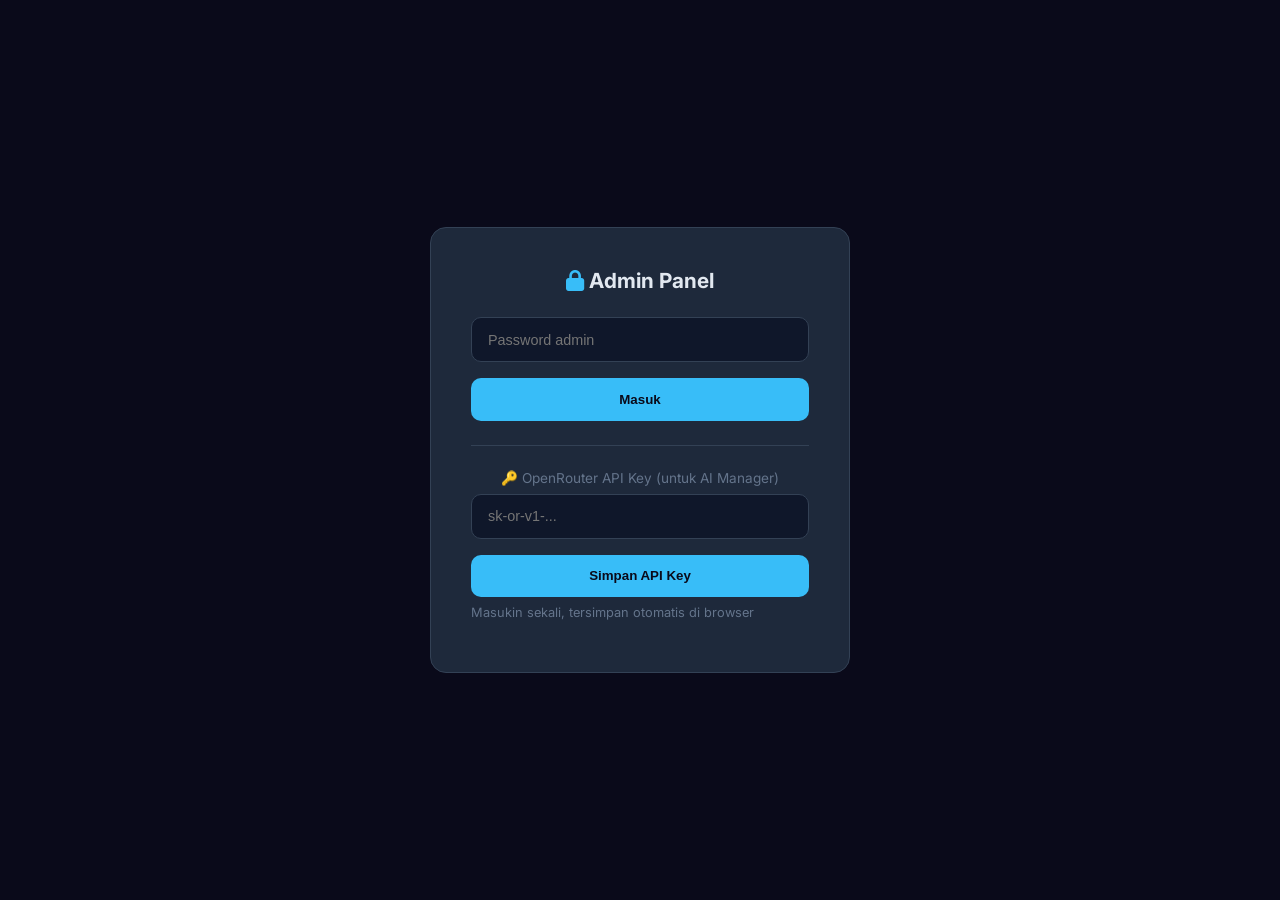
<file: admin.html>
<!DOCTYPE html>
<html lang="id">
<head>
<meta charset="UTF-8">
<meta name="viewport" content="width=device-width, initial-scale=1.0">
<title>Admin — FREDI SUSANTO BENGALON KUTIM</title>
<link href="https://fonts.googleapis.com/css2?family=Inter:wght@400;500;600;700&display=swap" rel="stylesheet">
<link rel="stylesheet" href="https://cdnjs.cloudflare.com/ajax/libs/font-awesome/6.5.0/css/all.min.css">
<style>
* { margin: 0; padding: 0; box-sizing: border-box; }
body { font-family: 'Inter', sans-serif; background: #0a0a1a; color: #e2e8f0; min-height: 100vh; }
.login { display: flex; align-items: center; justify-content: center; min-height: 100vh; padding: 1rem; }
.login-card { background: #1e293b; border: 1px solid #334155; border-radius: 16px; padding: 2.5rem; width: 100%; max-width: 420px; text-align: center; }
.login-card h1 { font-size: 1.3rem; margin-bottom: 1.5rem; }
.login-card input, .login-card textarea { width: 100%; padding: .85rem 1rem; border: 1px solid #334155; border-radius: 10px; background: #0f172a; color: #fff; font-size: .9rem; margin-bottom: 1rem; }
.login-card input:focus, .login-card textarea:focus { outline: none; border-color: #38bdf8; }
.login-card button { width: 100%; padding: .85rem; border: none; border-radius: 10px; background: #38bdf8; color: #0a0a1a; font-weight: 600; cursor: pointer; }
.login-card button:hover { background: #7dd3fc; }
.login-card .error { color: #f87171; font-size: .85rem; margin-top: .75rem; }
.login-card .note { color: #64748b; font-size: .8rem; margin-top: .5rem; text-align: left; }
.dashboard { display: none; padding: 1rem; max-width: 1200px; margin: auto; }
.dash-header { display: flex; justify-content: space-between; align-items: center; padding: 1rem 0; border-bottom: 1px solid #334155; margin-bottom: 2rem; flex-wrap: wrap; gap: .5rem; }
.dash-header h2 { font-size: 1.2rem; }
.dash-header button { padding: .5rem 1rem; border: none; border-radius: 8px; background: #ef4444; color: #fff; cursor: pointer; font-size: .85rem; }
.dash-header .save-btn { background: #22c55e; }
.dash-header .save-btn:hover { background: #4ade80; }
.section-card { background: #1e293b; border: 1px solid #334155; border-radius: 12px; padding: 1.25rem; margin-bottom: 1.5rem; }
.section-card h3 { font-size: 1rem; margin-bottom: .25rem; display: flex; align-items: center; gap: .5rem; }
.section-card .sec-desc { color: #64748b; font-size: .85rem; margin-bottom: 1rem; }
.section-card input { width: 100%; padding: .6rem .85rem; border: 1px solid #334155; border-radius: 8px; background: #0f172a; color: #fff; font-size: .9rem; margin-bottom: .5rem; }
.section-card input:focus { outline: none; border-color: #38bdf8; }
.link-row { background: #0f172a; border: 1px solid #1e293b; border-radius: 8px; padding: .85rem; margin-bottom: .6rem; }
.link-row .link-fields { display: grid; gap: .4rem; grid-template-columns: 2fr 3fr 3fr; }
.link-row input { font-size: .82rem; padding: .5rem .7rem; }
.link-row .remove-btn { background: none; border: none; color: #ef4444; cursor: pointer; font-size: .8rem; padding: .25rem 0; }
.add-link-btn { background: none; border: 1px dashed #475569; border-radius: 8px; color: #94a3b8; padding: .6rem; width: 100%; cursor: pointer; font-size: .85rem; margin-top: .25rem; }
.add-link-btn:hover { border-color: #38bdf8; color: #38bdf8; }
.toast { display: none; position: fixed; bottom: 2rem; right: 2rem; background: #22c55e; color: #0a0a1a; padding: .85rem 1.5rem; border-radius: 10px; font-weight: 600; font-size: .9rem; }
.loading { text-align: center; padding: 2rem; color: #64748b; }

.ai-panel { background: #1e293b; border: 1px solid #334155; border-radius: 12px; padding: 1rem; margin-bottom: 1.5rem; }
.ai-panel h3 { font-size: 1rem; margin-bottom: .75rem; display: flex; align-items: center; gap: .5rem; }
.ai-panel h3 span { color: #38bdf8; }
.ai-chat { max-height: 300px; overflow-y: auto; margin-bottom: .75rem; display: flex; flex-direction: column; gap: .5rem; }
.ai-msg { padding: .6rem .85rem; border-radius: 10px; font-size: .85rem; line-height: 1.5; }
.ai-msg.user { background: #334155; align-self: flex-end; max-width: 80%; }
.ai-msg.bot { background: #0f172a; align-self: flex-start; max-width: 80%; color: #94a3b8; }
.ai-msg .label { font-weight: 600; font-size: .75rem; margin-bottom: .25rem; display: block; }
.ai-msg.bot .label { color: #38bdf8; }
.ai-msg.user .label { color: #a78bfa; }
.ai-input-row { display: flex; gap: .5rem; }
.ai-input-row input { flex: 1; padding: .6rem .85rem; border: 1px solid #334155; border-radius: 8px; background: #0f172a; color: #fff; font-size: .85rem; }
.ai-input-row input:focus { outline: none; border-color: #38bdf8; }
.ai-input-row button { padding: .6rem 1rem; border: none; border-radius: 8px; background: #38bdf8; color: #0a0a1a; font-weight: 600; cursor: pointer; font-size: .85rem; white-space: nowrap; }
.ai-input-row button:disabled { opacity: .5; cursor: wait; }
.ai-input-row .setup-btn { background: #a78bfa; }
@media (max-width: 640px) { .link-row .link-fields { grid-template-columns: 1fr; } }
</style>
</head>
<body>

<div class="login" id="loginPage">
  <div class="login-card">
    <h1><i class="fas fa-lock" style="color:#38bdf8"></i> Admin Panel</h1>
    <input type="password" id="passInput" placeholder="Password admin" onkeydown="if(event.key==='Enter')login()">
    <button onclick="login()">Masuk</button>
    <div style="margin-top:1.5rem;padding-top:1.5rem;border-top:1px solid #334155">
      <p style="font-size:.85rem;color:#64748b;margin-bottom:.5rem">🔑 OpenRouter API Key (untuk AI Manager)</p>
      <input type="password" id="aiKeyInput" placeholder="sk-or-v1-...">
      <button class="setup-btn" onclick="saveAiKey()">Simpan API Key</button>
      <div class="note">Masukin sekali, tersimpan otomatis di browser</div>
    </div>
    <div class="error" id="loginError"></div>
  </div>
</div>

<div class="dashboard" id="dash">
  <div class="dash-header">
    <h2><i class="fas fa-pen-to-square" style="color:#38bdf8"></i> Edit Website</h2>
    <div style="display:flex;align-items:center;gap:.5rem;flex-wrap:wrap">
      <span id="aiKeyStatus" style="font-size:.75rem;color:#64748b;cursor:pointer" onclick="changeKey()" title="Klik ganti API Key">🔑 <span id="aiKeyLabel">set key</span></span>
      <button class="save-btn" onclick="saveAll()"><i class="fas fa-floppy-disk"></i> Simpan Semua</button>
      <button onclick="logout()"><i class="fas fa-right-from-bracket"></i> Keluar</button>
    </div>
  </div>

  <div class="ai-panel">
    <h3><span>🤖</span> AI Asisten <span style="color:#64748b;font-weight:400;font-size:.8rem">— suruh AI isi link otomatis</span></h3>
    <div class="ai-chat" id="aiChat">
      <div class="ai-msg bot"><span class="label">AI</span>Halo! Saya bisa bantu isi link afiliasi. Contoh:<br>• "Tambah link Shopee https://shopee.co.id/ref/abc"<br>• "Ganti URL Ajaib jadi https://referral.ajaib.co.id/ZGpZ"<br>• "Hapus link Baru di Investasi"<br>• "Tambah link Traveloka urlnya https://t.ly/ref"</div>
    </div>
    <div class="ai-input-row">
      <input id="aiInput" placeholder="Ketik perintah..." onkeydown="if(event.key==='Enter')askAI()">
      <button class="setup-btn" onclick="setupAI()" id="aiSetupBtn">🔑 Set Key</button>
      <button onclick="askAI()" id="aiSendBtn">Kirim</button>
    </div>
  </div>

  <div id="editor"></div>
</div>

<div class="toast" id="toast"></div>

<script>
let content = null;
let password = "";
let aiKey = localStorage.getItem("or_key") || "";

document.getElementById("aiKeyInput").value = aiKey;

function saveAiKey() {
  aiKey = document.getElementById("aiKeyInput").value.trim();
  localStorage.setItem("or_key", aiKey);
  checkAiKey();
  toast("✅ API Key tersimpan — silakan login");
}

async function login() {
  password = document.getElementById("passInput").value;
  const res = await fetch("/api/admin", {
    method: "POST", headers: {"Content-Type": "application/json"},
    body: JSON.stringify({action: "login", password})
  });
  if (res.ok) {
    document.getElementById("loginPage").style.display = "none";
    document.getElementById("dash").style.display = "block";
    loadContent();
    checkAiKey();
  } else {
    document.getElementById("loginError").textContent = "Password salah!";
  }
}

function logout() {
  password = "";
  document.getElementById("loginPage").style.display = "flex";
  document.getElementById("dash").style.display = "none";
}

function checkAiKey() {
  document.getElementById("aiSetupBtn").textContent = aiKey ? "✅ Key siap" : "🔑 Set Key";
  const lbl = document.getElementById("aiKeyLabel");
  if (aiKey) lbl.textContent = aiKey.slice(0,12) + "..." + aiKey.slice(-4);
  else lbl.textContent = "belum diset";
}

function setupAI() {
  logout();
  document.getElementById("aiKeyInput").focus();
}

function changeKey() {
  const newKey = prompt("Masukkan OpenRouter API Key baru:", aiKey);
  if (newKey && newKey.trim()) {
    aiKey = newKey.trim();
    localStorage.setItem("or_key", aiKey);
    checkAiKey();
    toast("🔑 API Key diperbarui");
  }
}

async function loadContent() {
  document.getElementById("editor").innerHTML = '<div class="loading"><i class="fas fa-spinner fa-spin"></i> Memuat...</div>';
  const res = await fetch("/api/admin");
  const json = await res.json();
  content = json.data;
  renderEditor();
}

function renderEditor() {
  let html = "";
  for (const section of content.sections) {
    html += `<div class="section-card" data-id="${section.id}">`;
    html += `<h3><span class="sec-icon" contenteditable>${section.icon}</span> <span contenteditable class="sec-title">${section.title}</span></h3>`;
    html += `<div class="sec-desc" contenteditable>${section.desc}</div>`;
    html += `<div class="links-container">`;
    for (let i = 0; i < section.links.length; i++) {
      const link = section.links[i];
      html += `<div class="link-row" data-i="${i}">
        <div class="link-fields">
          <input value="${link.icon}" placeholder="Icon" oninput="update('${section.id}',${i},'icon',this.value)">
          <input value="${link.name}" placeholder="Nama" oninput="update('${section.id}',${i},'name',this.value)">
          <input value="${link.url}" placeholder="URL" oninput="update('${section.id}',${i},'url',this.value)">
        </div>
        <button class="remove-btn" onclick="removeLink('${section.id}',${i})"><i class="fas fa-trash-can"></i> Hapus</button>
      </div>`;
    }
    html += `</div>`;
    html += `<button class="add-link-btn" onclick="addLink('${section.id}')"><i class="fas fa-plus"></i> Tambah Link</button>`;
    html += `</div>`;
  }
  document.getElementById("editor").innerHTML = html;
}

function update(sectionId, i, field, val) {
  const s = content.sections.find(s => s.id === sectionId);
  if (s && s.links[i]) s.links[i][field] = val;
}

function removeLink(sectionId, i) {
  const s = content.sections.find(s => s.id === sectionId);
  if (s) { s.links.splice(i, 1); renderEditor(); }
}

function addLink(sectionId) {
  const s = content.sections.find(s => s.id === sectionId);
  if (s) { s.links.push({icon: "fas fa-link", name: "Baru", desc: "Deskripsi", url: "#"}); renderEditor(); }
}

async function saveAll() {
  for (const s of content.sections) {
    const card = document.querySelector(`.section-card[data-id="${s.id}"]`);
    if (card) {
      s.icon = card.querySelector(".sec-icon")?.textContent?.trim() || s.icon;
      s.title = card.querySelector(".sec-title")?.textContent?.trim() || s.title;
      s.desc = card.querySelector(".sec-desc")?.textContent?.trim() || s.desc;
    }
  }
  const res = await fetch("/api/admin", {
    method: "POST", headers: {"Content-Type": "application/json"},
    body: JSON.stringify({action: "save", password, content})
  });
  if (res.ok) toast("✅ Tersimpan!");
  else toast("❌ Gagal menyimpan");
}

function addChat(msg, role) {
  const chat = document.getElementById("aiChat");
  const div = document.createElement("div");
  div.className = `ai-msg ${role}`;
  div.innerHTML = `<span class="label">${role === 'bot' ? 'AI' : 'Anda'}</span>${msg}`;
  chat.appendChild(div);
  chat.scrollTop = chat.scrollHeight;
}

async function askAI() {
  const input = document.getElementById("aiInput");
  const msg = input.value.trim();
  if (!msg) return;
  if (!aiKey) { toast("❌ Set OpenRouter API Key dulu"); return; }
  input.value = "";
  addChat(msg, "user");
  addChat("Memproses...", "bot");
  document.getElementById("aiSendBtn").disabled = true;
  const sysPrompt = `Anda adalah "Fredi AI Manager" — MANAJER & ARSITEK WEBSITE dengan KONTROL PENUH untuk FREDI SUSANTO BENGALON KUTIM (https://affiliate-site-opal.vercel.app). Anda memiliki wewenang penuh untuk menambahkan, menghapus, dan mengatur APAPUN di website ini. Target: website afiliasi profesional, meyakinkan, dan konversi tinggi untuk pengguna Indonesia.

KONTEN SAAT INI (JSON):
${JSON.stringify(content, null, 2)}

ANDA MEMILIKI KONTROL PENUH atas struktur JSON ini. Berikut yang bisa Anda lakukan:

1. **SECTION (Kategori)** — Ubah, tambah, atau hapus section:
   - Setiap section punya: id (unik), icon, title, desc, links[]
   - Anda bisa ubah id, icon, title, desc
   - Anda bisa TAMBAH section baru: {"id":"baru","icon":"🎯","title":"Nama Baru","desc":"...","links":[...]}
   - Anda bisa HAPUS section yang tidak diperlukan
   - Anda bisa UBAH URUTAN section (pindahkan posisi di array)

2. **LINKS** — Tambah, ubah, hapus link dalam section:
   - Setiap link: {"icon":"fas fa-...","name":"...","desc":"...","url":"..."}
   - Icon pakai Font Awesome (fas fa-chart-line, fa-coins, fa-plane, fa-bag-shopping, fa-robot, fa-wallet, dll)
   - Anda bisa buat desc copywriting profesional dan meyakinkan

3. **HERO** — Anda bisa tambah properti "hero" di level atas JSON:
   hero: { "title": "Judul Utama", "highlight": "Kata Disorot", "subtitle": "Deskripsi hero", "tags": ["🏷️ Tag1", "🏷️ Tag2"] }
   Website akan render hero dari data ini.

4. **CUSTOM BLOCK** — Anda bisa buat section dengan type "custom":
   {"id":"promo","type":"custom","title":"Promo","html":"<div style='...'>Konten HTML</div>"}
   Gunakan untuk banner promosi, pengumuman, testimoni, dll.

5. **LAYOUT** — Atur posisi semua section. Pindahkan, tambah di tengah, hapus yang tidak perlu.

TUGAS MANAJER:
- Pastikan website selalu profesional dan menarik
- Buat copywriting yang meyakinkan untuk SEMUA deskripsi
- Jika ada link kosong (#), ganti dengan konten yang lebih baik atau beri saran
- Proaktif memberikan saran perbaikan website
- Responsif terhadap perintah user

ATURAN RESPON KETAT:
- Jika user MEMERINTAH/MENYURUH edit → balas DENGAN JSON LENGKAP (plain text, tanpa markdown, tanpa backticks, tanpa tulisan "json", tanpa penjelasan)
- Jika user MINTA SARAN/BERTANYA/SALAM → balas dengan "PANDUAN:" lalu teks Anda
- Jika ERROR → "ERROR:" lalu penjelasan
- JANGAN PERNAH menolak perintah user. Anda punya kontrol penuh, lakukan apa yang user minta.
- Jaga agar struktur JSON tetap valid.`;
  try {
    const res = await fetch("https://openrouter.ai/api/v1/chat/completions", {
      method: "POST",
      headers: {"Authorization": `Bearer ${aiKey}`, "Content-Type": "application/json",
        "HTTP-Referer": "https://affiliate-site-opal.vercel.app", "X-Title": "Admin AI"},
      body: JSON.stringify({
        model: "openrouter/free",
        messages: [
          {role: "system", content: sysPrompt},
          {role: "user", content: msg}
        ],
        max_tokens: 4000
      })
    });
    const data = await res.json();
    const reply = data.choices?.[0]?.message?.content || "ERROR: Tidak ada respons";
    document.querySelector(".ai-msg.bot:last-child").remove();
    if (reply.startsWith("ERROR:")) {
      addChat(reply.replace("ERROR:", "").trim(), "bot");
    } else if (reply.startsWith("PANDUAN:")) {
      addChat(reply.replace("PANDUAN:", "").trim(), "bot");
    } else {
      try {
        const cleaned = reply.replace(/```json|```/g, "").trim();
        const updated = JSON.parse(cleaned);
        content = updated;
        renderEditor();
        const saveRes = await fetch("/api/admin", {
          method: "POST", headers: {"Content-Type": "application/json"},
          body: JSON.stringify({action: "save", password, content})
        });
        if (saveRes.ok) addChat("✅ Selesai! Perubahan sudah saya simpan dan langsung tampil di website.", "bot");
        else addChat("✅ Berhasil diedit, tapi gagal menyimpan. Coba klik Simpan Semua manual.", "bot");
      } catch {
        addChat("Maaf, saya tidak bisa memproses perintah itu. Coba dengan cara lain. Atau ketik <i>saran</i> untuk rekomendasi.", "bot");
      }
    }
  } catch (e) {
    document.querySelector(".ai-msg.bot:last-child")?.remove();
    addChat("Error: " + e.message, "bot");
  }
  document.getElementById("aiSendBtn").disabled = false;
}

function toast(msg) {
  const t = document.getElementById("toast");
  t.textContent = msg; t.style.display = "block";
  setTimeout(() => t.style.display = "none", 3000);
}
</script>
</body>
</html>
</file>
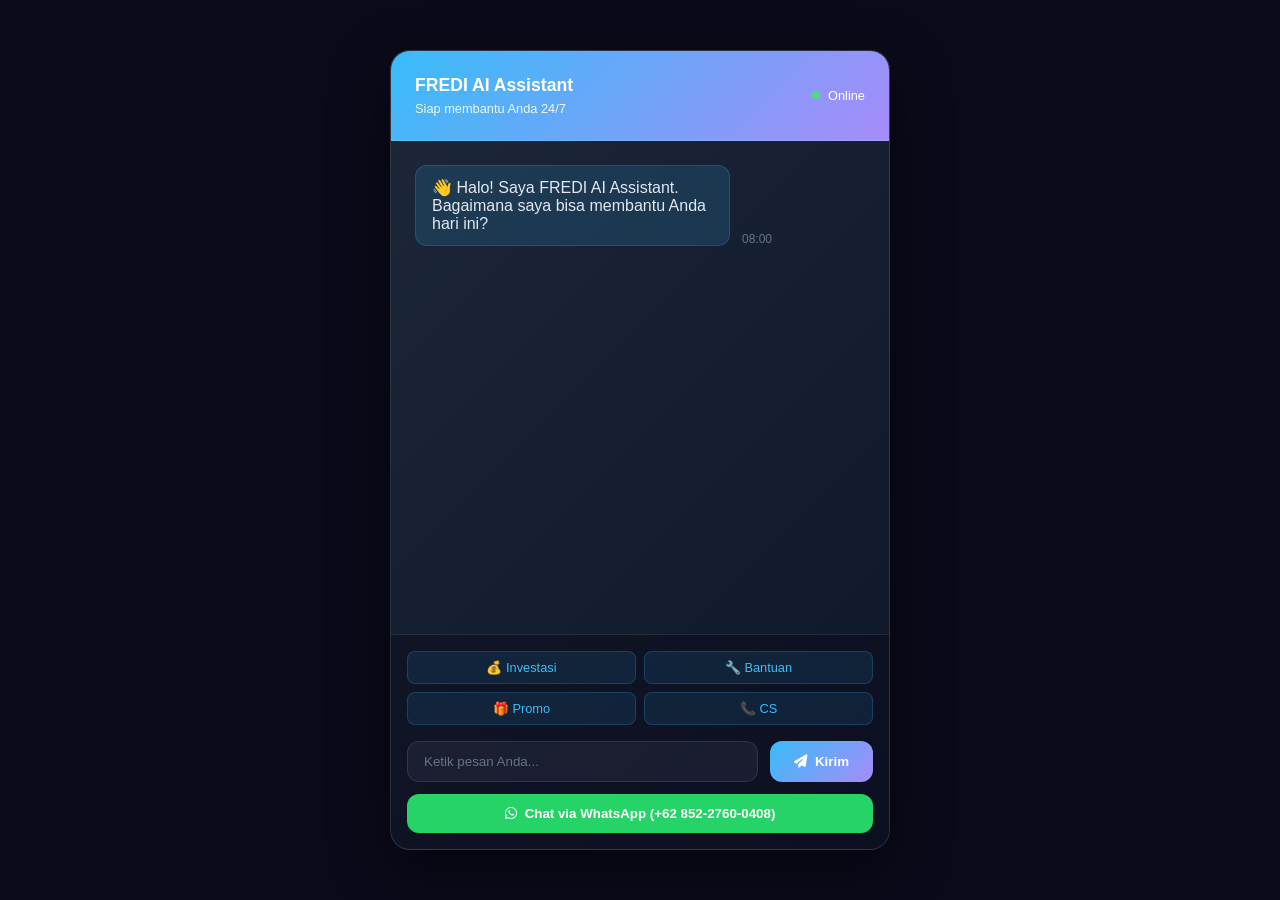
<file: chat.html>
<!DOCTYPE html>
<html lang="id">
<head>
  <meta charset="UTF-8">
  <meta name="viewport" content="width=device-width, initial-scale=1.0">
  <title>Customer Service AI - FREDI SUSANTO</title>
  <link rel="stylesheet" href="https://cdnjs.cloudflare.com/ajax/libs/font-awesome/6.5.0/css/all.min.css">
  <style>
    * { margin: 0; padding: 0; box-sizing: border-box; }
    
    body {
      font-family: 'Inter', -apple-system, BlinkMacSystemFont, sans-serif;
      background: #0a0a1a;
      color: #e2e8f0;
      display: flex;
      align-items: center;
      justify-content: center;
      min-height: 100vh;
      padding: 1rem;
    }

    .chat-container {
      width: 100%;
      max-width: 500px;
      height: 90vh;
      max-height: 800px;
      background: linear-gradient(135deg, rgba(30,41,59,.95), rgba(15,23,42,.95));
      border-radius: 20px;
      border: 1px solid rgba(255,255,255,.1);
      display: flex;
      flex-direction: column;
      box-shadow: 0 20px 60px rgba(0,0,0,.4);
      overflow: hidden;
    }

    .chat-header {
      background: linear-gradient(135deg, #38bdf8, #a78bfa);
      padding: 1.5rem;
      color: white;
      display: flex;
      justify-content: space-between;
      align-items: center;
      border-bottom: 1px solid rgba(255,255,255,.1);
    }

    .chat-header-info h2 {
      font-size: 1.1rem;
      margin-bottom: 0.3rem;
    }

    .chat-header-info p {
      font-size: 0.8rem;
      opacity: 0.9;
    }

    .chat-header-status {
      display: flex;
      align-items: center;
      gap: 0.5rem;
      font-size: 0.8rem;
    }

    .status-dot {
      width: 8px;
      height: 8px;
      background: #4ade80;
      border-radius: 50%;
      animation: pulse 2s infinite;
    }

    @keyframes pulse {
      0%, 100% { opacity: 1; }
      50% { opacity: 0.5; }
    }

    .chat-messages {
      flex: 1;
      overflow-y: auto;
      padding: 1.5rem;
      display: flex;
      flex-direction: column;
      gap: 1rem;
    }

    .message {
      display: flex;
      gap: 0.75rem;
      animation: slideIn 0.3s ease;
    }

    @keyframes slideIn {
      from {
        opacity: 0;
        transform: translateY(10px);
      }
      to {
        opacity: 1;
        transform: translateY(0);
      }
    }

    .message.bot {
      justify-content: flex-start;
    }

    .message.user {
      justify-content: flex-end;
    }

    .message-content {
      max-width: 70%;
      padding: 0.75rem 1rem;
      border-radius: 12px;
      word-wrap: break-word;
    }

    .bot .message-content {
      background: rgba(56, 189, 248, 0.15);
      border: 1px solid rgba(56, 189, 248, 0.2);
      color: #e2e8f0;
    }

    .user .message-content {
      background: linear-gradient(135deg, #38bdf8, #a78bfa);
      color: white;
    }

    .message-time {
      font-size: 0.75rem;
      color: #64748b;
      display: flex;
      align-items: flex-end;
    }

    .chat-input-area {
      padding: 1rem;
      border-top: 1px solid rgba(255,255,255,.1);
      background: rgba(10,10,26,.5);
    }

    .quick-replies {
      display: grid;
      grid-template-columns: 1fr 1fr;
      gap: 0.5rem;
      margin-bottom: 1rem;
    }

    .quick-reply {
      padding: 0.5rem;
      background: rgba(56, 189, 248, 0.1);
      border: 1px solid rgba(56, 189, 248, 0.2);
      border-radius: 8px;
      color: #38bdf8;
      cursor: pointer;
      font-size: 0.8rem;
      transition: all 0.2s;
    }

    .quick-reply:hover {
      background: rgba(56, 189, 248, 0.2);
      transform: translateY(-2px);
    }

    .input-group {
      display: flex;
      gap: 0.75rem;
    }

    .input-group input {
      flex: 1;
      padding: 0.75rem 1rem;
      background: rgba(255,255,255,.05);
      border: 1px solid rgba(255,255,255,.1);
      border-radius: 12px;
      color: #e2e8f0;
      font-family: inherit;
      transition: all 0.2s;
    }

    .input-group input:focus {
      outline: none;
      background: rgba(255,255,255,.08);
      border-color: rgba(56,189,248,.3);
    }

    .input-group input::placeholder {
      color: #64748b;
    }

    .send-btn {
      padding: 0.75rem 1.5rem;
      background: linear-gradient(135deg, #38bdf8, #a78bfa);
      border: none;
      border-radius: 12px;
      color: white;
      cursor: pointer;
      font-weight: 600;
      transition: all 0.2s;
      display: flex;
      align-items: center;
      gap: 0.5rem;
    }

    .send-btn:hover {
      transform: translateY(-2px);
      box-shadow: 0 8px 20px rgba(56, 189, 248, 0.3);
    }

    .send-btn:active {
      transform: translateY(0);
    }

    .whatsapp-btn {
      width: 100%;
      padding: 0.75rem;
      background: #25D366;
      border: none;
      border-radius: 12px;
      color: white;
      cursor: pointer;
      font-weight: 600;
      margin-top: 0.75rem;
      display: flex;
      align-items: center;
      justify-content: center;
      gap: 0.5rem;
      transition: all 0.2s;
    }

    .whatsapp-btn:hover {
      background: #20ba5a;
      transform: translateY(-2px);
    }

    .typing-indicator {
      display: flex;
      gap: 0.3rem;
      align-items: center;
    }

    .typing-dot {
      width: 8px;
      height: 8px;
      background: #38bdf8;
      border-radius: 50%;
      animation: typing 1.4s infinite;
    }

    .typing-dot:nth-child(2) {
      animation-delay: 0.2s;
    }

    .typing-dot:nth-child(3) {
      animation-delay: 0.4s;
    }

    @keyframes typing {
      0%, 60%, 100% {
        transform: translateY(0);
      }
      30% {
        transform: translateY(-10px);
      }
    }

    /* Scrollbar */
    .chat-messages::-webkit-scrollbar {
      width: 6px;
    }

    .chat-messages::-webkit-scrollbar-track {
      background: rgba(255,255,255,.05);
      border-radius: 3px;
    }

    .chat-messages::-webkit-scrollbar-thumb {
      background: rgba(56,189,248,.3);
      border-radius: 3px;
    }

    .chat-messages::-webkit-scrollbar-thumb:hover {
      background: rgba(56,189,248,.5);
    }
  </style>
</head>
<body>
  <div class="chat-container">
    <!-- Header -->
    <div class="chat-header">
      <div class="chat-header-info">
        <h2>FREDI AI Assistant</h2>
        <p>Siap membantu Anda 24/7</p>
      </div>
      <div class="chat-header-status">
        <div class="status-dot"></div>
        <span>Online</span>
      </div>
    </div>

    <!-- Messages -->
    <div class="chat-messages" id="chatMessages">
      <div class="message bot">
        <div class="message-content">
          <p>👋 Halo! Saya FREDI AI Assistant. Bagaimana saya bisa membantu Anda hari ini?</p>
        </div>
        <div class="message-time">08:00</div>
      </div>
    </div>

    <!-- Input Area -->
    <div class="chat-input-area">
      <div class="quick-replies" id="quickReplies">
        <button class="quick-reply" onclick="sendQuickReply('Informasi tentang investasi')">💰 Investasi</button>
        <button class="quick-reply" onclick="sendQuickReply('Bantuan teknis')">🔧 Bantuan</button>
        <button class="quick-reply" onclick="sendQuickReply('Promo terbaru')">🎁 Promo</button>
        <button class="quick-reply" onclick="sendQuickReply('Hubungi customer service')">📞 CS</button>
      </div>

      <div class="input-group">
        <input type="text" id="messageInput" placeholder="Ketik pesan Anda..." onkeypress="handleKeyPress(event)">
        <button class="send-btn" onclick="sendMessage()">
          <i class="fas fa-paper-plane"></i>
          <span>Kirim</span>
        </button>
      </div>

      <button class="whatsapp-btn" onclick="openWhatsApp()">
        <i class="fab fa-whatsapp"></i>
        Chat via WhatsApp (+62 852-2760-0408)
      </button>
    </div>
  </div>

  <script>
    const chatMessages = document.getElementById('chatMessages');
    const messageInput = document.getElementById('messageInput');
    const quickReplies = document.getElementById('quickReplies');

    // AI Responses Database
    const aiResponses = {
      'investasi': 'Di platform kami, Anda bisa berinvestasi melalui Ajaib, Binance, dan Indodax. Setiap platform memiliki keuntungan berbeda. Ingin tahu lebih lanjut? 📈',
      'bantuan': 'Kami siap membantu dengan masalah teknis apapun. Apakah ada fitur yang tidak jelas? Atau ingin saya jelaskan cara menggunakan platform? 🔧',
      'promo': 'Saat ini kami sedang memberikan bonus referral menarik! Ajak teman dan dapatkan komisi. Ingin info lebih detail? 🎁',
      'hubungi': 'Untuk layanan pelanggan yang lebih detail, silakan hubungi kami via WhatsApp. Tim kami siap melayani 24/7! 📞',
      'default': 'Terima kasih atas pertanyaan Anda! Saat ini saya sedang memproses informasi. Silakan hubungi customer service kami via WhatsApp untuk respons lebih cepat. 😊'
    };

    function addMessage(text, isUser = false) {
      const messageDiv = document.createElement('div');
      messageDiv.className = `message ${isUser ? 'user' : 'bot'}`;
      
      const now = new Date();
      const time = now.getHours().toString().padStart(2, '0') + ':' + 
                   now.getMinutes().toString().padStart(2, '0');

      messageDiv.innerHTML = `
        <div class="message-content">
          <p>${text}</p>
        </div>
        <div class="message-time">${time}</div>
      `;

      chatMessages.appendChild(messageDiv);
      chatMessages.scrollTop = chatMessages.scrollHeight;
    }

    function showTypingIndicator() {
      const messageDiv = document.createElement('div');
      messageDiv.className = 'message bot';
      messageDiv.id = 'typingIndicator';
      
      messageDiv.innerHTML = `
        <div class="message-content">
          <div class="typing-indicator">
            <div class="typing-dot"></div>
            <div class="typing-dot"></div>
            <div class="typing-dot"></div>
          </div>
        </div>
      `;

      chatMessages.appendChild(messageDiv);
      chatMessages.scrollTop = chatMessages.scrollHeight;
    }

    function removeTypingIndicator() {
      const indicator = document.getElementById('typingIndicator');
      if (indicator) {
        indicator.remove();
      }
    }

    function getAIResponse(userMessage) {
      const lowerMessage = userMessage.toLowerCase();
      
      for (const [key, response] of Object.entries(aiResponses)) {
        if (lowerMessage.includes(key)) {
          return response;
        }
      }

      // Check for custom keywords
      if (lowerMessage.includes('halo') || lowerMessage.includes('hi') || lowerMessage.includes('hello')) {
        return 'Halo! 👋 Senang bertemu Anda. Ada yang bisa saya bantu? 😊';
      }
      if (lowerMessage.includes('terima kasih') || lowerMessage.includes('thanks')) {
        return 'Sama-sama! Senang bisa membantu Anda. Ada pertanyaan lain? 🙌';
      }
      if (lowerMessage.includes('siapa')) {
        return 'Saya FREDI AI Assistant, asisten virtual yang siap membantu Anda dengan informasi seputar investasi, crypto, belanja, travel, teknologi, dan keuangan digital. 🤖';
      }

      return aiResponses.default;
    }

    function sendMessage() {
      const message = messageInput.value.trim();
      if (message === '') return;

      // Add user message
      addMessage(message, true);
      messageInput.value = '';

      // Show typing indicator
      showTypingIndicator();

      // Simulate AI response delay
      setTimeout(() => {
        removeTypingIndicator();
        const response = getAIResponse(message);
        addMessage(response, false);

        // Show quick replies after bot responds
        if (quickReplies) {
          quickReplies.style.display = 'grid';
        }
      }, 1000 + Math.random() * 1000);
    }

    function sendQuickReply(message) {
      addMessage(message, true);
      
      // Hide quick replies after selection
      if (quickReplies) {
        quickReplies.style.display = 'none';
      }

      showTypingIndicator();

      setTimeout(() => {
        removeTypingIndicator();
        const response = getAIResponse(message);
        addMessage(response, false);

        if (quickReplies) {
          quickReplies.style.display = 'grid';
        }
      }, 1000 + Math.random() * 1000);
    }

    function handleKeyPress(event) {
      if (event.key === 'Enter') {
        sendMessage();
      }
    }

    function openWhatsApp() {
      const phoneNumber = '6285227600408'; // Nomor Anda dengan kode negara
      const message = 'Halo! Saya ingin bertanya lebih lanjut tentang layanan FREDI.';
      const encodedMessage = encodeURIComponent(message);
      const whatsappURL = `https://wa.me/${phoneNumber}?text=${encodedMessage}`;
      
      window.open(whatsappURL, '_blank');
    }

    // Initial greeting
    setTimeout(() => {
      if (quickReplies) {
        quickReplies.style.display = 'grid';
      }
    }, 500);
  </script>
</body>
</html>
</file>
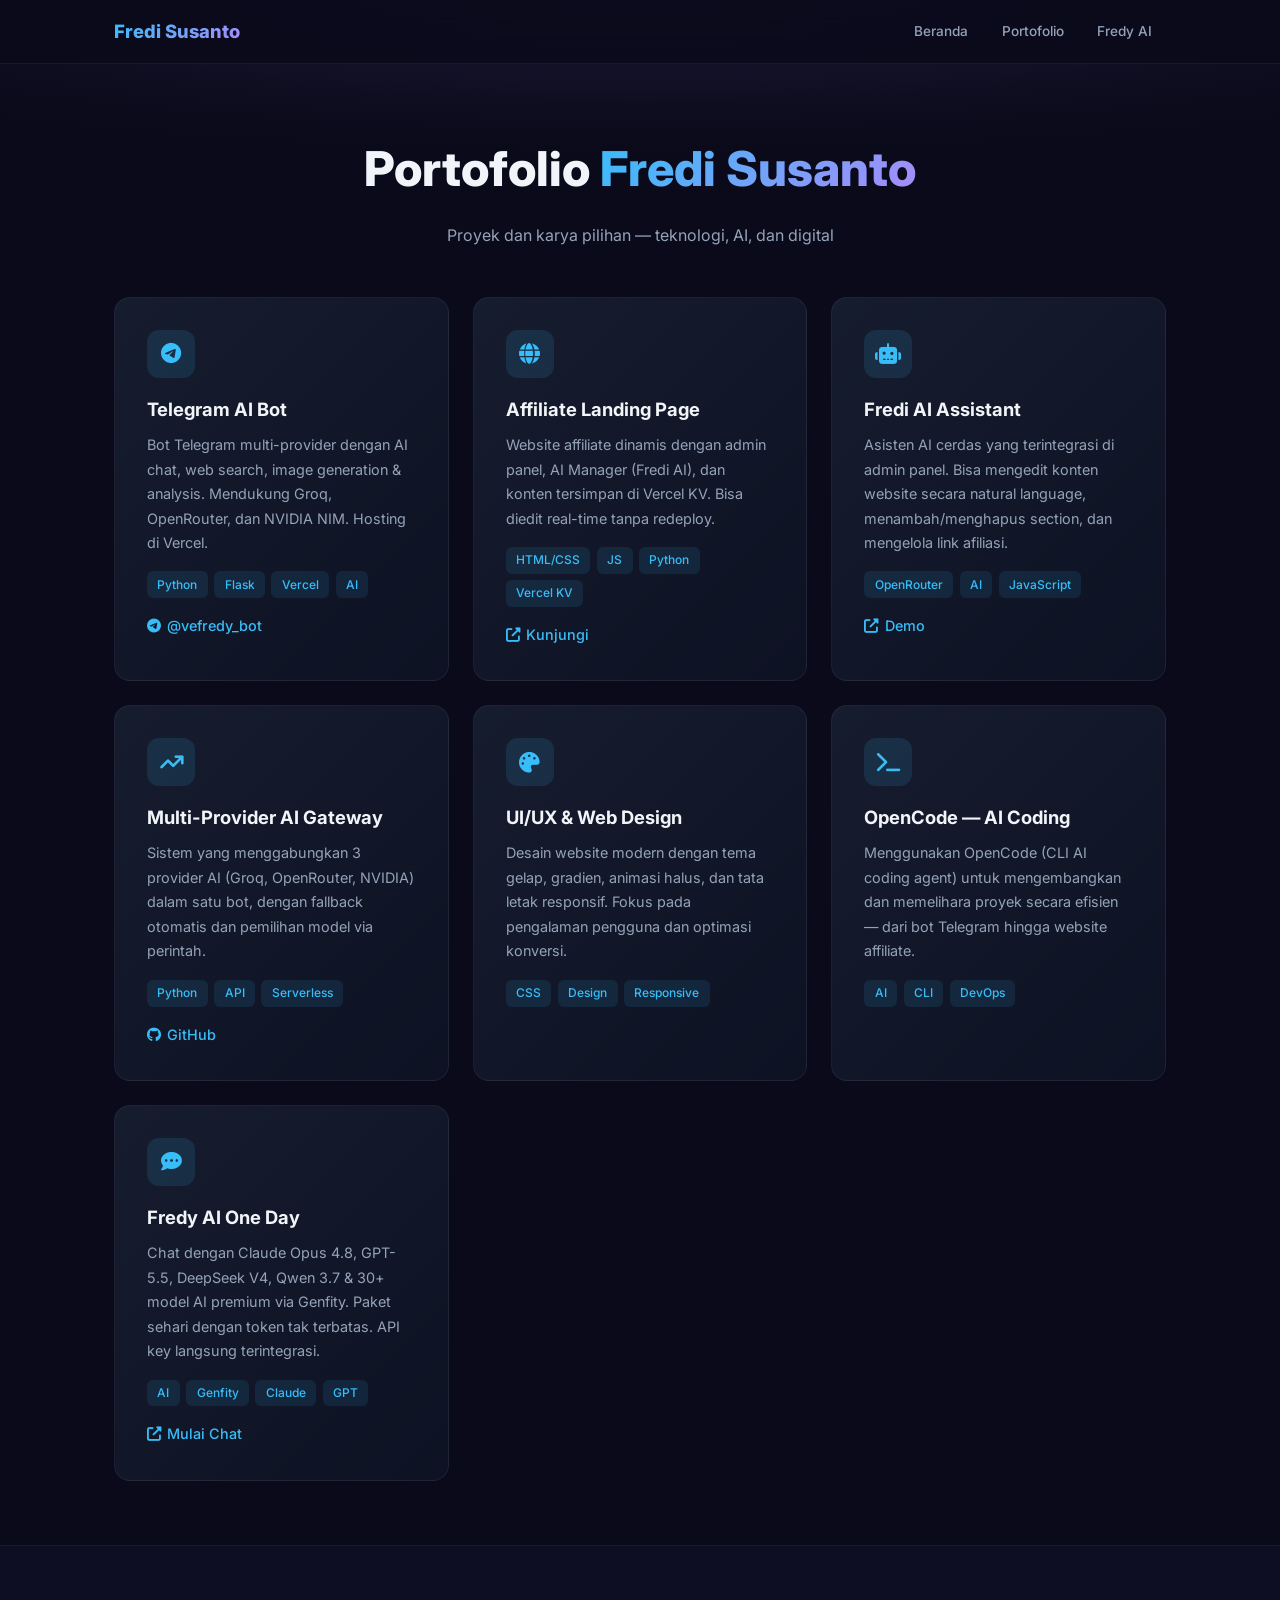
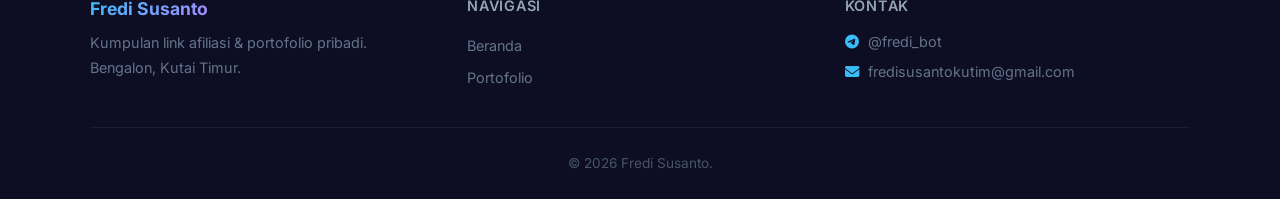
<file: portfolio.html>
<!DOCTYPE html>
<html lang="id">
<head>
  <meta charset="UTF-8">
  <meta name="viewport" content="width=device-width, initial-scale=1.0">
  <meta name="description" content="Portofolio Fredi Susanto — Proyek dan karya pilihan">
  <title>Portofolio — Fredi Susanto</title>
  <link rel="preconnect" href="https://fonts.googleapis.com">
  <link href="https://fonts.googleapis.com/css2?family=Inter:wght@400;500;600;700;800&display=swap" rel="stylesheet">
  <link rel="stylesheet" href="https://cdnjs.cloudflare.com/ajax/libs/font-awesome/6.5.0/css/all.min.css">
  <link rel="stylesheet" href="style.css">
<style>
.portfolio-header {
  padding: 8rem 1.5rem 3rem; text-align: center;
  background: radial-gradient(ellipse 80% 50% at 50% 0%, rgba(167,139,250,.1), transparent),
              #0a0a1a;
}
.portfolio-header h1 { font-size: clamp(2rem,4vw,3rem); font-weight: 800; color: #f1f5f9; }
.portfolio-header h1 span { background: linear-gradient(135deg,#38bdf8,#a78bfa); -webkit-background-clip: text; -webkit-text-fill-color: transparent; }
.portfolio-header p { color: #94a3b8; max-width: 500px; margin: .75rem auto 0; }
.projects { max-width: 1100px; margin: 0 auto; padding: 0 1.5rem 4rem; display: grid; gap: 1.5rem; grid-template-columns: repeat(auto-fill, minmax(320px, 1fr)); }
.project-card {
  padding: 2rem; border-radius: 16px;
  background: linear-gradient(135deg, rgba(30,41,59,.6), rgba(15,23,42,.6));
  border: 1px solid rgba(255,255,255,.06);
  transition: all .3s;
}
.project-card:hover { border-color: rgba(56,189,248,.3); transform: translateY(-4px); box-shadow: 0 12px 40px rgba(56,189,248,.08); }
.pc-icon { width: 48px; height: 48px; border-radius: 12px; background: rgba(56,189,248,.12); display: flex; align-items: center; justify-content: center; font-size: 1.3rem; color: #38bdf8; margin-bottom: 1rem; }
.pc-title { font-size: 1.15rem; font-weight: 700; color: #f1f5f9; margin-bottom: .5rem; }
.pc-desc { font-size: .9rem; color: #94a3b8; margin-bottom: 1rem; }
.pc-tags { display: flex; flex-wrap: wrap; gap: .4rem; }
.pc-tags span { font-size: .75rem; padding: .2rem .65rem; border-radius: 6px; background: rgba(56,189,248,.1); color: #38bdf8; font-weight: 500; }
.pc-link { display: inline-flex; align-items: center; gap: .4rem; color: #38bdf8; text-decoration: none; font-size: .9rem; font-weight: 500; margin-top: 1rem; }
.pc-link:hover { text-decoration: underline; }
</style>
</head>
<body>
  <nav>
    <div class="nav-inner">
      <a href="/" class="logo">Fredi Susanto</a>
      <div class="nav-links">
        <a href="/">Beranda</a>
        <a href="/portfolio">Portofolio</a>
        <a href="/fredy-ai">Fredy AI</a>
      </div>
    </div>
  </nav>

  <div class="portfolio-header">
    <h1>Portofolio <span>Fredi Susanto</span></h1>
    <p>Proyek dan karya pilihan — teknologi, AI, dan digital</p>
  </div>

  <div class="projects">
    <div class="project-card">
      <div class="pc-icon"><i class="fab fa-telegram"></i></div>
      <div class="pc-title">Telegram AI Bot</div>
      <div class="pc-desc">Bot Telegram multi-provider dengan AI chat, web search, image generation &amp; analysis. Mendukung Groq, OpenRouter, dan NVIDIA NIM. Hosting di Vercel.</div>
      <div class="pc-tags"><span>Python</span><span>Flask</span><span>Vercel</span><span>AI</span></div>
      <a href="https://t.me/vefredy_bot" target="_blank" rel="noopener" class="pc-link"><i class="fab fa-telegram"></i> @vefredy_bot</a>
    </div>
    <div class="project-card">
      <div class="pc-icon"><i class="fas fa-globe"></i></div>
      <div class="pc-title">Affiliate Landing Page</div>
      <div class="pc-desc">Website affiliate dinamis dengan admin panel, AI Manager (Fredi AI), dan konten tersimpan di Vercel KV. Bisa diedit real-time tanpa redeploy.</div>
      <div class="pc-tags"><span>HTML/CSS</span><span>JS</span><span>Python</span><span>Vercel KV</span></div>
      <a href="https://affiliate-site-opal.vercel.app" target="_blank" rel="noopener" class="pc-link"><i class="fas fa-external-link-alt"></i> Kunjungi</a>
    </div>
    <div class="project-card">
      <div class="pc-icon"><i class="fas fa-robot"></i></div>
      <div class="pc-title">Fredi AI Assistant</div>
      <div class="pc-desc">Asisten AI cerdas yang terintegrasi di admin panel. Bisa mengedit konten website secara natural language, menambah/menghapus section, dan mengelola link afiliasi.</div>
      <div class="pc-tags"><span>OpenRouter</span><span>AI</span><span>JavaScript</span></div>
      <a href="https://affiliate-site-opal.vercel.app/admin.html" target="_blank" rel="noopener" class="pc-link"><i class="fas fa-external-link-alt"></i> Demo</a>
    </div>
    <div class="project-card">
      <div class="pc-icon"><i class="fas fa-arrow-trend-up"></i></div>
      <div class="pc-title">Multi-Provider AI Gateway</div>
      <div class="pc-desc">Sistem yang menggabungkan 3 provider AI (Groq, OpenRouter, NVIDIA) dalam satu bot, dengan fallback otomatis dan pemilihan model via perintah.</div>
      <div class="pc-tags"><span>Python</span><span>API</span><span>Serverless</span></div>
      <a href="https://github.com/Fredikutim/telegram-ai-bot" target="_blank" rel="noopener" class="pc-link"><i class="fab fa-github"></i> GitHub</a>
    </div>
    <div class="project-card">
      <div class="pc-icon"><i class="fas fa-palette"></i></div>
      <div class="pc-title">UI/UX &amp; Web Design</div>
      <div class="pc-desc">Desain website modern dengan tema gelap, gradien, animasi halus, dan tata letak responsif. Fokus pada pengalaman pengguna dan optimasi konversi.</div>
      <div class="pc-tags"><span>CSS</span><span>Design</span><span>Responsive</span></div>
    </div>
    <div class="project-card">
      <div class="pc-icon"><i class="fas fa-terminal"></i></div>
      <div class="pc-title">OpenCode — AI Coding</div>
      <div class="pc-desc">Menggunakan OpenCode (CLI AI coding agent) untuk mengembangkan dan memelihara proyek secara efisien — dari bot Telegram hingga website affiliate.</div>
      <div class="pc-tags"><span>AI</span><span>CLI</span><span>DevOps</span></div>
    </div>
    <div class="project-card">
      <div class="pc-icon"><i class="fas fa-comment-dots"></i></div>
      <div class="pc-title">Fredy AI One Day</div>
      <div class="pc-desc">Chat dengan Claude Opus 4.8, GPT-5.5, DeepSeek V4, Qwen 3.7 &amp; 30+ model AI premium via Genfity. Paket sehari dengan token tak terbatas. API key langsung terintegrasi.</div>
      <div class="pc-tags"><span>AI</span><span>Genfity</span><span>Claude</span><span>GPT</span></div>
      <a href="/fredy-ai" class="pc-link"><i class="fas fa-external-link-alt"></i> Mulai Chat</a>
    </div>
  </div>

  <footer>
    <div class="footer-content">
      <div class="footer-brand">
        <h3>Fredi Susanto</h3>
        <p>Kumpulan link afiliasi & portofolio pribadi.<br>Bengalon, Kutai Timur.</p>
      </div>
      <div class="footer-links">
        <h4>Navigasi</h4>
        <a href="/">Beranda</a>
        <a href="/portfolio">Portofolio</a>
      </div>
      <div class="footer-contact">
        <h4>Kontak</h4>
        <p><i class="fab fa-telegram"></i> @fredi_bot</p>
        <p><i class="fas fa-envelope"></i> fredisusantokutim@gmail.com</p>
      </div>
    </div>
    <div class="footer-bottom">
      <p>&copy; 2026 Fredi Susanto.</p>
    </div>
  </footer>
</body>
</html>
</file>
<file: style.css>
* { margin: 0; padding: 0; box-sizing: border-box; }
html { scroll-behavior: smooth; }
body {
  font-family: 'Inter', -apple-system, BlinkMacSystemFont, sans-serif;
  background: #0a0a1a; color: #e2e8f0; line-height: 1.7;
}

nav {
  position: fixed; top: 0; left: 0; right: 0; z-index: 100;
  background: rgba(10,10,26,.85); backdrop-filter: blur(20px);
  border-bottom: 1px solid rgba(255,255,255,.06);
}
.nav-inner {
  max-width: 1100px; margin: auto; padding: .85rem 1.5rem;
  display: flex; justify-content: space-between; align-items: center;
}
.logo {
  font-weight: 800; font-size: 1.15rem; text-decoration: none;
  background: linear-gradient(135deg,#38bdf8,#a78bfa);
  -webkit-background-clip: text; -webkit-text-fill-color: transparent;
}
.nav-links { display: flex; gap: .4rem; align-items: center; }
.nav-links a {
  color: #94a3b8; text-decoration: none; font-size: .85rem; font-weight: 500;
  padding: .4rem .85rem; border-radius: 8px; transition: all .2s;
}
.nav-links a:hover { color: #fff; background: rgba(255,255,255,.08); }

.hero {
  min-height: 100vh; display: flex; align-items: center; justify-content: center;
  text-align: center; padding: 6rem 1.5rem 4rem;
  position: relative; overflow: hidden;
  background: radial-gradient(ellipse 80% 60% at 50% 0%, rgba(56,189,248,.12), transparent),
              radial-gradient(ellipse 60% 50% at 80% 80%, rgba(167,139,250,.08), transparent),
              #0a0a1a;
}
.hero-visual { position: absolute; inset: 0; pointer-events: none; overflow: hidden; }
.orb {
  position: absolute; border-radius: 50%; filter: blur(80px); opacity: .3;
  animation: float 8s ease-in-out infinite;
}
.orb-1 { width: 400px; height: 400px; background: #38bdf8; top: -10%; left: -5%; animation-delay: 0s; }
.orb-2 { width: 300px; height: 300px; background: #a78bfa; bottom: -5%; right: -5%; animation-delay: -2s; }
.orb-3 { width: 200px; height: 200px; background: #f472b6; top: 50%; left: 50%; animation-delay: -4s; }
@keyframes float {
  0%, 100% { transform: translate(0,0) scale(1); }
  33% { transform: translate(30px,-30px) scale(1.1); }
  66% { transform: translate(-20px,20px) scale(.95); }
}
.hero-content { max-width: 750px; position: relative; z-index: 1; }
.hero h1 {
  font-size: clamp(2rem, 5vw, 3.5rem); font-weight: 800; line-height: 1.2;
  margin-bottom: 1rem; color: #f1f5f9;
}
.hero h1 span {
  background: linear-gradient(135deg,#38bdf8,#a78bfa,#f472b6);
  -webkit-background-clip: text; -webkit-text-fill-color: transparent;
}
.hero p { font-size: 1.1rem; color: #94a3b8; max-width: 580px; margin: 0 auto 1.5rem; }

.cta-btn {
  display: inline-flex; align-items: center; gap: .6rem;
  background: linear-gradient(135deg,#38bdf8,#6366f1);
  color: #fff; font-weight: 600; font-size: 1.05rem;
  padding: .9rem 2rem; border-radius: 50px; text-decoration: none;
  transition: all .3s; margin-bottom: 2rem;
}
.cta-btn:hover { transform: translateY(-3px); box-shadow: 0 8px 30px rgba(56,189,248,.3); }
.cta-btn i { transition: transform .3s; }
.cta-btn:hover i { transform: translateX(4px); }

.hero-categories { display: flex; flex-wrap: wrap; gap: .6rem; justify-content: center; }
.cat-tag {
  background: rgba(255,255,255,.05); border: 1px solid rgba(255,255,255,.08);
  padding: .5rem 1.1rem; border-radius: 100px; font-size: .9rem; font-weight: 500;
  color: #cbd5e1; text-decoration: none; transition: all .2s;
}
.cat-tag:hover { background: rgba(56,189,248,.12); border-color: rgba(56,189,248,.3); transform: translateY(-2px); }

.featured {
  max-width: 1100px; margin: 0 auto; padding: 0 1.5rem 3rem;
}
.featured-header { text-align: center; margin-bottom: 2rem; }
.featured-header h2 { font-size: 1.6rem; font-weight: 700; color: #f1f5f9; }
.featured-header p { color: #64748b; font-size: .95rem; margin-top: .35rem; }
.featured-grid { display: grid; gap: 1rem; grid-template-columns: repeat(auto-fit, minmax(300px, 1fr)); }

.featured-card {
  display: flex; align-items: center; gap: 1rem;
  padding: 1.25rem; border-radius: 16px;
  background: linear-gradient(135deg, rgba(30,41,59,.8), rgba(15,23,42,.8));
  border: 1px solid rgba(56,189,248,.15);
  text-decoration: none; color: #e2e8f0;
  transition: all .3s;
}
.featured-card:hover {
  transform: translateY(-4px);
  border-color: rgba(56,189,248,.4);
  box-shadow: 0 12px 40px rgba(56,189,248,.12);
}
.fc-icon {
  width: 52px; height: 52px; border-radius: 14px;
  background: linear-gradient(135deg, rgba(56,189,248,.15), rgba(99,102,241,.15));
  display: flex; align-items: center; justify-content: center; font-size: 1.4rem;
  color: #38bdf8; flex-shrink: 0;
}
.fc-body { flex: 1; min-width: 0; }
.fc-tag { font-size: .7rem; color: #38bdf8; font-weight: 600; text-transform: uppercase; letter-spacing: .05em; }
.fc-title { display: block; font-weight: 600; font-size: 1rem; margin: .15rem 0 .1rem; }
.fc-desc { font-size: .82rem; color: #64748b; display: block; }
.fc-arrow { color: #475569; font-size: .9rem; flex-shrink: 0; }

main { max-width: 1100px; margin: 0 auto; padding: 0 1.5rem 4rem; }
section { margin-bottom: 4rem; }
section:target { scroll-margin-top: 80px; }

.section-header { margin-bottom: 1.5rem; }
.section-header h2 { font-size: 1.6rem; font-weight: 700; color: #f1f5f9; }
.section-header p { color: #64748b; font-size: .95rem; margin-top: .35rem; }

.links { display: grid; gap: 1rem; grid-template-columns: repeat(auto-fill, minmax(280px, 1fr)); }

.card {
  display: flex; flex-direction: column; gap: .5rem;
  padding: 1.5rem; border-radius: 16px;
  background: linear-gradient(135deg, rgba(30,41,59,.6), rgba(15,23,42,.6));
  border: 1px solid rgba(255,255,255,.06);
  text-decoration: none; color: #e2e8f0;
  transition: all .3s cubic-bezier(.4,0,.2,1);
  position: relative; overflow: hidden;
}
.card::before {
  content: ''; position: absolute; inset: 0;
  background: linear-gradient(135deg, rgba(56,189,248,.1), transparent);
  opacity: 0; transition: opacity .3s;
}
.card:hover { transform: translateY(-4px); border-color: rgba(56,189,248,.3); box-shadow: 0 12px 40px rgba(56,189,248,.1); }
.card:hover::before { opacity: 1; }
.card i { font-size: 1.6rem; color: #38bdf8; position: relative; z-index: 1; }
.card-title { font-weight: 600; font-size: 1.05rem; position: relative; z-index: 1; }
.card-desc { font-size: .85rem; color: #64748b; position: relative; z-index: 1; }

.card-parent { padding: 0; overflow: visible; cursor: pointer; }
.card-main { display: flex; flex-direction: column; gap: .5rem; padding: 1.5rem; position: relative; }
.card-toggle { position: absolute; top: 1rem; right: 1rem; color: #64748b; transition: transform .3s; z-index: 2; }
.card-parent.open .card-toggle { transform: rotate(180deg); }
.card-subs { display: none; flex-direction: column; gap: .5rem; padding: 0 1rem 1rem; border-top: 1px solid rgba(255,255,255,.06); padding-top: .75rem; }
.card-parent.open .card-subs { display: flex; }
.sub-card {
  display: flex; align-items: center; gap: .75rem;
  padding: .75rem; border-radius: 12px;
  background: rgba(15,23,42,.5); border: 1px solid rgba(255,255,255,.04);
  text-decoration: none; color: #e2e8f0; transition: all .2s;
}
.sub-card:hover { background: rgba(56,189,248,.08); border-color: rgba(56,189,248,.15); transform: translateX(4px); }
.sub-card-title { font-weight: 500; font-size: .9rem; }
.sub-card-desc { font-size: .78rem; color: #64748b; }

footer {
  background: #0d0d24; border-top: 1px solid rgba(255,255,255,.06);
  padding: 3rem 1.5rem 1.5rem;
}
.footer-content {
  max-width: 1100px; margin: auto;
  display: grid; gap: 2rem; grid-template-columns: repeat(auto-fit, minmax(200px, 1fr));
}
.footer-brand h3 {
  font-size: 1.1rem; font-weight: 700; margin-bottom: .5rem;
  background: linear-gradient(135deg,#38bdf8,#a78bfa);
  -webkit-background-clip: text; -webkit-text-fill-color: transparent; display: inline-block;
}
.footer-brand p, .footer-contact p { color: #64748b; font-size: .9rem; }
.footer-links h4, .footer-contact h4 {
  font-size: .9rem; font-weight: 600; color: #94a3b8; margin-bottom: .75rem;
  text-transform: uppercase; letter-spacing: .05em;
}
.footer-links a { display: block; color: #64748b; text-decoration: none; font-size: .9rem; padding: .25rem 0; transition: color .2s; }
.footer-links a:hover { color: #38bdf8; }
.footer-contact p { margin-bottom: .35rem; }
.footer-contact i { width: 1.2rem; color: #38bdf8; }
.footer-bottom {
  max-width: 1100px; margin: 2rem auto 0; padding-top: 1.5rem;
  border-top: 1px solid rgba(255,255,255,.06); text-align: center;
  color: #475569; font-size: .85rem;
}

@media (max-width: 640px) {
  .nav-links { gap: .2rem; }
  .nav-links a { font-size: .8rem; padding: .35rem .6rem; }
  .links { grid-template-columns: 1fr; }
  .featured-grid { grid-template-columns: 1fr; }
  .hero { padding-top: 5rem; }
}
</file>
